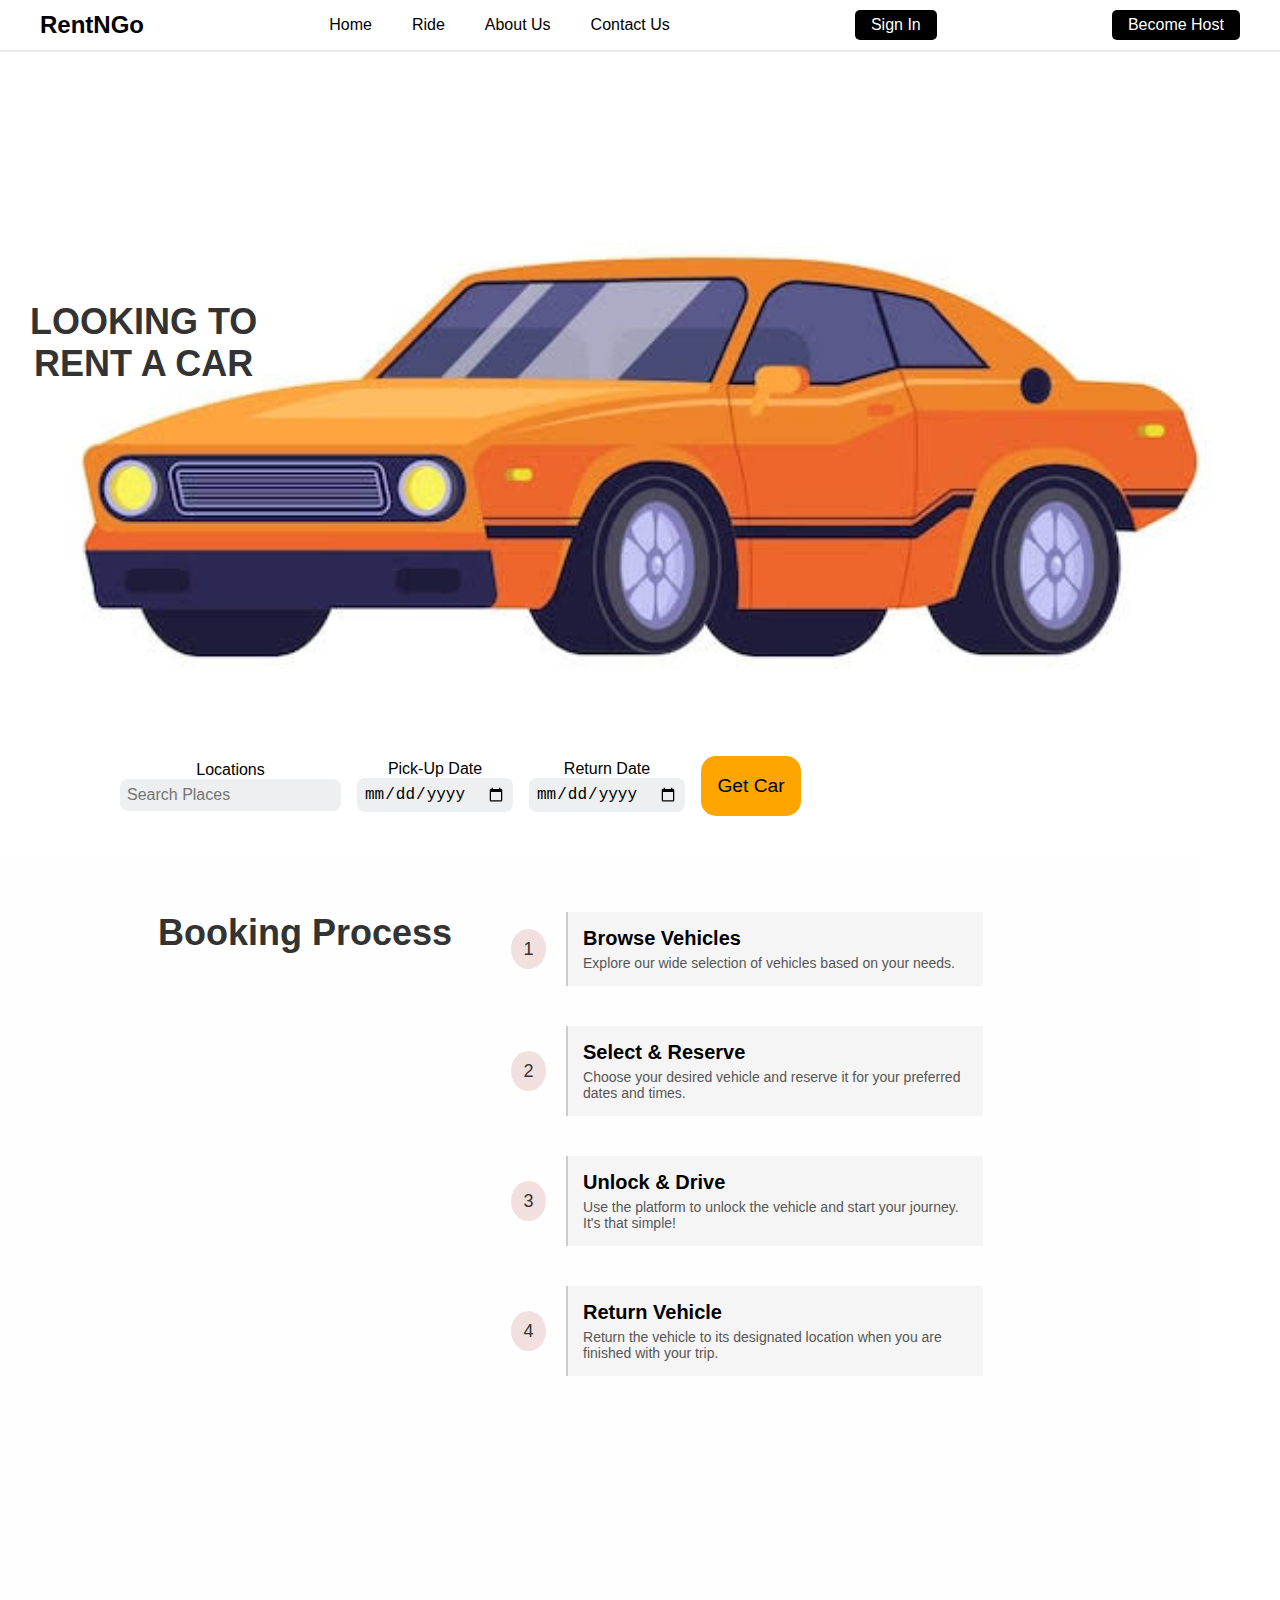
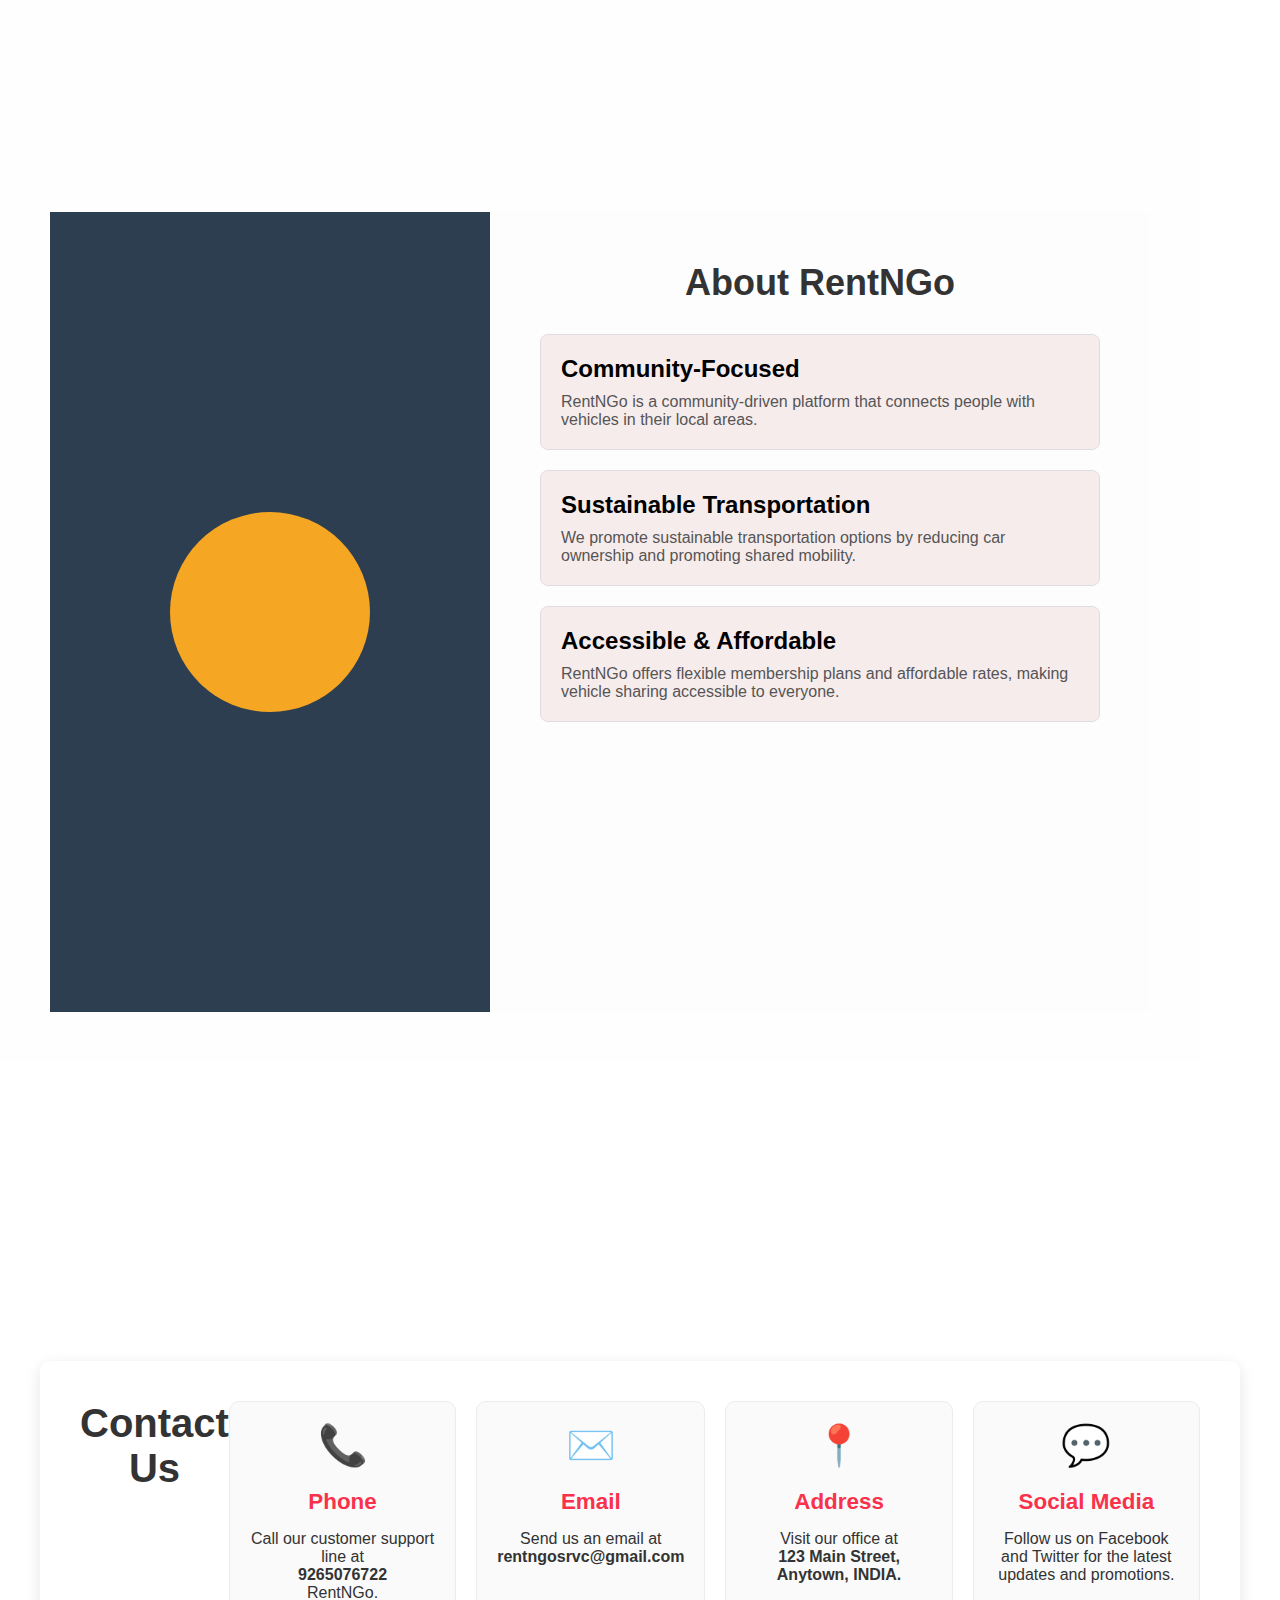
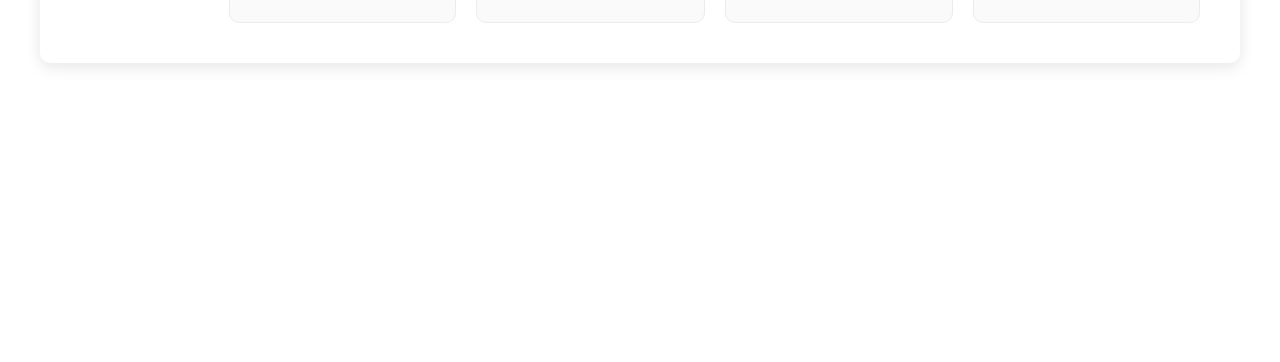
<file: index.html>
<!DOCTYPE html>
<html lang="en">
<head>
  <meta charset="UTF-8">
  <meta name="viewport" content="width=device-width, initial-scale=1.0">
  <link rel="stylesheet" href="style.css">
  <title>RentNGo</title>
</head>
<body>
  <!-- Navbar Section -->
  <nav class="navbar">
    <div class="navbar-container">
      <!-- Website Logo -->
      <a href="#" class="brand-logo">RentNGo</a>
      <!-- Navigation Menu -->
      <ul class="navbar-menu">
        <li><a href="#">Home</a></li>
        <li><a href="#two">Ride</a></li>
        <li><a href="#three">About Us</a></li>
        <li><a href="#four">Contact Us</a></li>
      </ul>
      <!-- Sign In Button -->
      <a href="sign-in.html" class="sign-in-button">Sign In</a>
      <a href="host.html" class="sign-in-button">Become Host</a>

    </div>
  </nav>
  <!-- main -->
   <div class="main">
<!-- page-1 -->
    <section class="one">
        <div id="tt"><h1>LOOKING TO <BR>RENT A CAR</BR></h1></div>

        <div class="form-container">
            <form action="">
                <div class="input-box">
                    <span>Locations</span>
                    <input type="search" name="" id="" placeholder="Search Places" required>
                </div>
                <div class="input-box">
                    <span>Pick-Up Date</span>
                    <input type="date" name="" id="" required>
                </div>
                <div class="input-box">
                    <span>Return Date</span>
                    <input type="date" name="" id="" required>
                </div>
                <div class="selection">
                  <a href="select-car.html" class="select" target="_blank">Get Car</a>
                </div>
            </form>
        </div>
     </section>
    </section>

    <!-- page-2 -->
     <section class="two" id="two">
      <div class="container">
        <h1>Booking Process</h1>
        <div class="timeline">
          <div class="timeline-item">
            <div class="timeline-number">1</div>
            <div class="timeline-content">
              <h3>Browse Vehicles</h3>
              <p>Explore our wide selection of vehicles based on your needs.</p>
            </div>
          </div>
          <div class="timeline-item">
            <div class="timeline-number">2</div>
            <div class="timeline-content">
              <h3>Select & Reserve</h3>
              <p>Choose your desired vehicle and reserve it for your preferred dates and times.</p>
            </div>
          </div>
          <div class="timeline-item">
            <div class="timeline-number">3</div>
            <div class="timeline-content">
              <h3>Unlock & Drive</h3>
              <p>Use the platform to unlock the vehicle and start your journey. It's that simple!</p>
            </div>
          </div>
          <div class="timeline-item">
            <div class="timeline-number">4</div>
            <div class="timeline-content">
              <h3>Return Vehicle</h3>
              <p>Return the vehicle to its designated location when you are finished with your trip.</p>
            </div>
          </div>
        </div>
      </div>
    </section>

    <!-- page-3 -->

    <section class="three" id="three">
      <div class="container">
        <div class="left-section">
          <!-- Add a placeholder image or leave it empty if no image -->
          <div class="placeholder-image"></div>
        </div>
        <div class="right-section">
          <h1>About RentNGo</h1>
          <div class="info-box">
            <h3>Community-Focused</h3>
            <p>RentNGo is a community-driven platform that connects people with vehicles in their local areas.</p>
          </div>
          <div class="info-box">
            <h3>Sustainable Transportation</h3>
            <p>We promote sustainable transportation options by reducing car ownership and promoting shared mobility.</p>
          </div>
          <div class="info-box">
            <h3>Accessible & Affordable</h3>
            <p>RentNGo offers flexible membership plans and affordable rates, making vehicle sharing accessible to everyone.</p>
          </div>
        </div>
      </div>
    </section>

    <!-- page-4 -->

    <section class="four" id="four">

      <section class="contact-section">
        <h1>Contact Us</h1>
        <div class="contact-container">
            <div class="contact-box">
                <div class="icon">📞</div>
                <h2>Phone</h2>
                <p>Call our customer support line at <br> <strong>9265076722</strong><br> RentNGo.</p>
            </div>
            <div class="contact-box">
                <div class="icon">✉️</div>
                <h2>Email</h2>
                <p>Send us an email at <br><strong>rentngosrvc@gmail.com</strong></p>
            </div>
            <div class="contact-box">
                <div class="icon">📍</div>
                <h2>Address</h2>
                <p>Visit our office at <br> <strong>123 Main Street, Anytown, INDIA.</strong></p>
            </div>
            <div class="contact-box">
                <div class="icon">💬</div>
                <h2>Social Media</h2>
                <p>Follow us on Facebook and Twitter for the latest updates and promotions.</p>
            </div>
        </div>
    </section>
    </section>


   </div>

  </div>
</body>
</html>
</file>
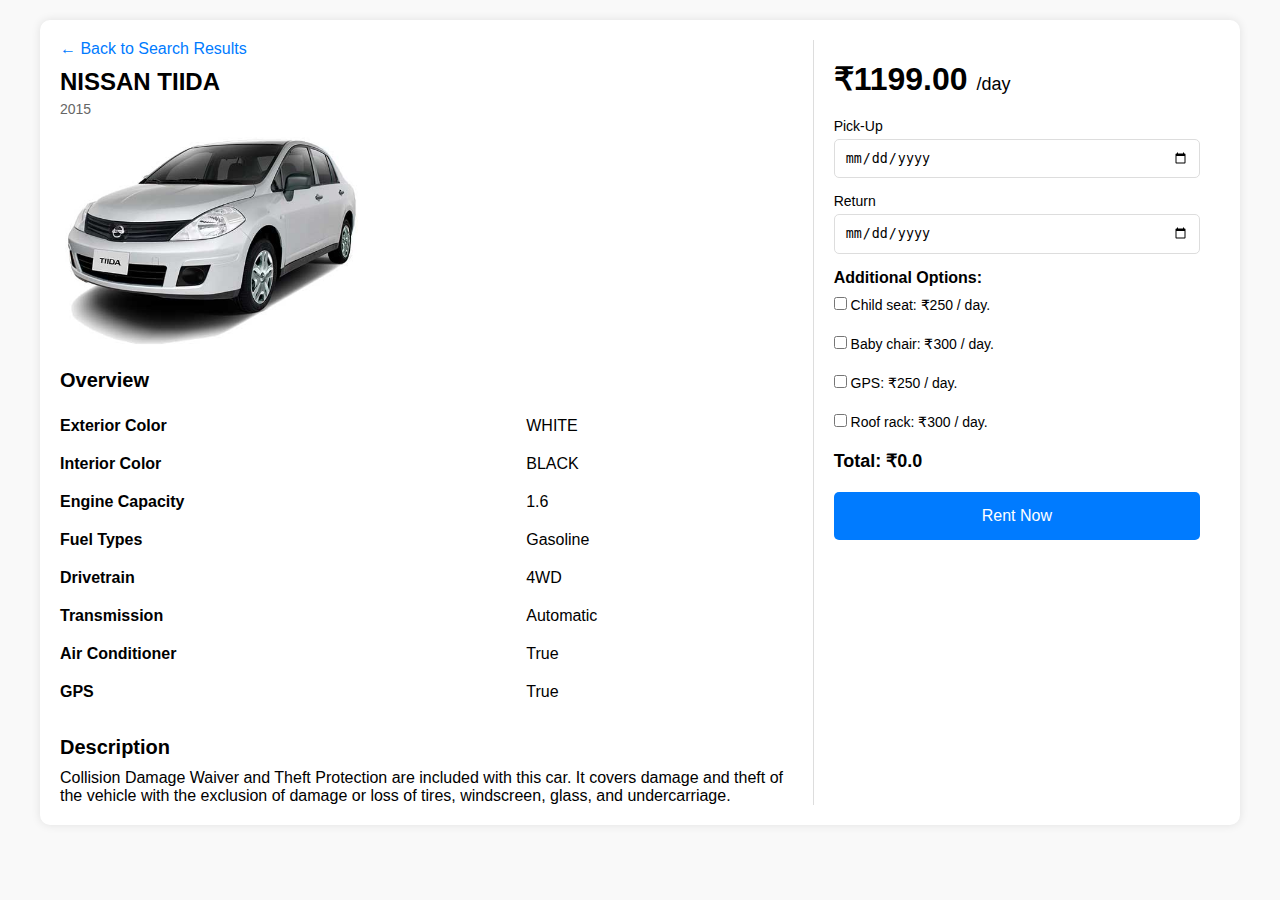
<file: pg1.html>
<!DOCTYPE html>
<html lang="en">
<head>
    <meta charset="UTF-8">
    <meta name="viewport" content="width=device-width, initial-scale=1.0">
    <title>Car Rental</title>
    <link rel="stylesheet" href="style3.css">
</head>
<body>

    <div class="container">
        <div class="car-details">
            <a href="select-car.html" class="back-link">&larr; Back to Search Results</a>
            <h1>NISSAN TIIDA</h1>
            <p class="year">2015</p>

            <div class="car-image">
                <img src="p1.png" alt="Geely Vision GC7">
            </div>

            <div class="overview">
                <h2>Overview</h2>
                <table>
                    <tr>
                        <td><strong>Exterior Color</strong></td>
                        <td>WHITE</td>
                    </tr>
                    <tr>
                        <td><strong>Interior Color</strong></td>
                        <td>BLACK</td>
                    </tr>
                    <tr>
                        <td><strong>Engine Capacity</strong></td>
                        <td>1.6</td>
                    </tr>
                    <tr>
                        <td><strong>Fuel Types</strong></td>
                        <td>Gasoline</td>
                    </tr>
                    <tr>
                        <td><strong>Drivetrain</strong></td>
                        <td>4WD</td>
                    </tr>
                    <tr>
                        <td><strong>Transmission</strong></td>
                        <td>Automatic</td>
                    </tr>
                    <tr>
                        <td><strong>Air Conditioner</strong></td>
                        <td>True</td>
                    </tr>
                    <tr>
                        <td><strong>GPS</strong></td>
                        <td>True</td>
                    </tr>
                </table>
            </div>

            <div class="description">
                <h2>Description</h2>
                <p>Collision Damage Waiver and Theft Protection are included with this car. It covers damage and theft of the vehicle with the exclusion of damage or loss of tires, windscreen, glass, and undercarriage.</p>
            </div>
        </div>

        <div class="rental-options">
            <div class="price">
                <p>₹1199.00 <span>/day</span></p>
            </div>
            <form>
                <div class="form-group">
                    <label for="pick-up">Pick-Up</label>
                    <input type="date" id="pick-up">
                </div>
                <div class="form-group">
                    <label for="return">Return</label>
                    <input type="date" id="return">
                </div>

                <div class="additional-options">
                    <h3>Additional Options:</h3>
                    <label><input type="checkbox"> Child seat: ₹250 / day.</label><br>
                    <label><input type="checkbox"> Baby chair: ₹300 / day.</label><br>
                    <label><input type="checkbox"> GPS: ₹250 / day.</label><br>
                    <label><input type="checkbox"> Roof rack: ₹300 / day.</label>
                </div>

                <div class="total">
                    <p>Total: <span id="total-amount">₹0.0</span></p>
                </div>

                <button type="submit" class="rent-btn">Rent Now</button>
            </form>
        </div>
    </div>

</body>
</html>
</file>
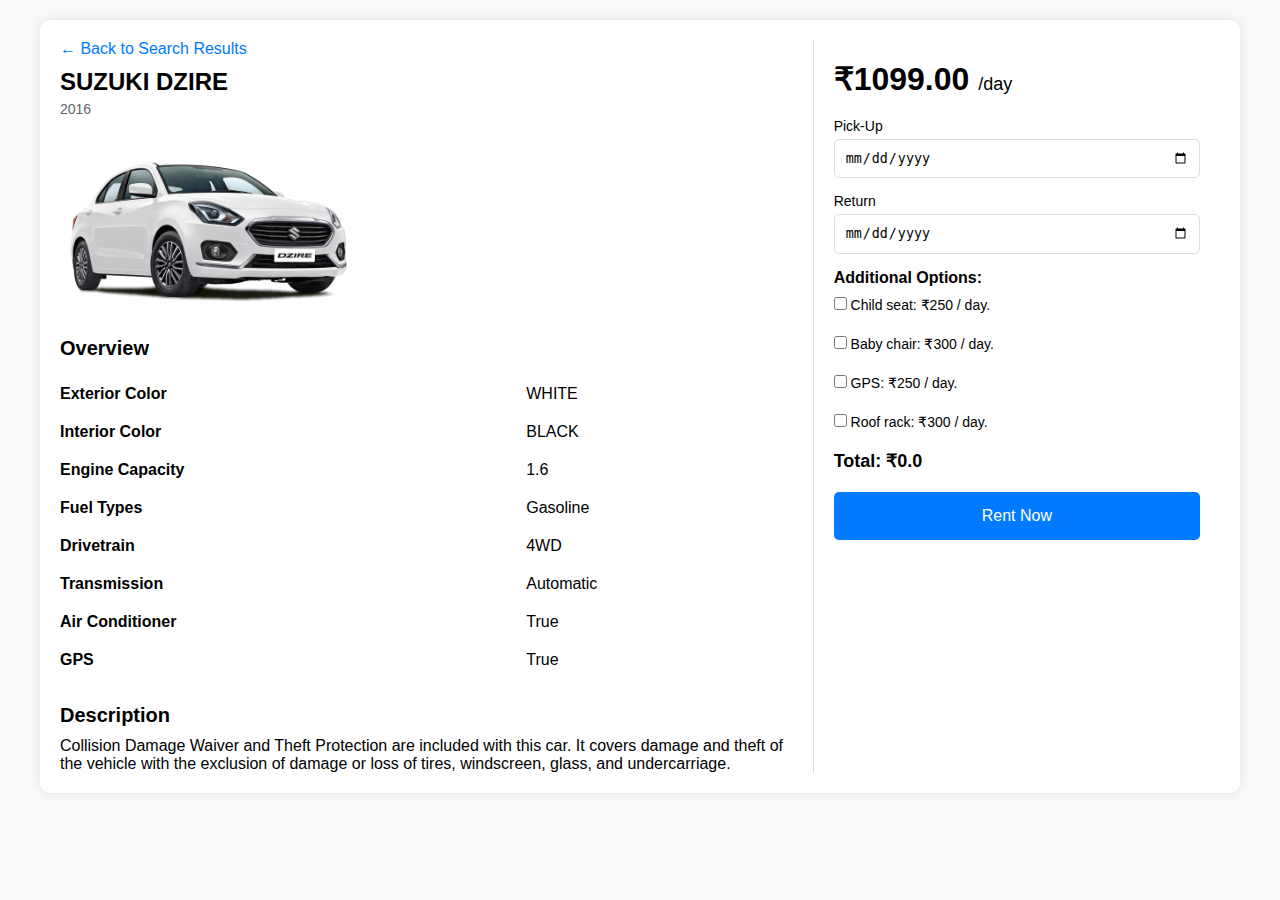
<file: pg2.html>
<!DOCTYPE html>
<html lang="en">
<head>
    <meta charset="UTF-8">
    <meta name="viewport" content="width=device-width, initial-scale=1.0">
    <title>Car Rental</title>
    <link rel="stylesheet" href="style3.css">
</head>
<body>

    <div class="container">
        <div class="car-details">
            <a href="select-car.html" class="back-link">&larr; Back to Search Results</a>
            <h1>SUZUKI DZIRE</h1>
            <p class="year">2016</p>

            <div class="car-image">
                <img src="p2.png" alt="Geely Vision GC7">
            </div>

            <div class="overview">
                <h2>Overview</h2>
                <table>
                    <tr>
                        <td><strong>Exterior Color</strong></td>
                        <td>WHITE</td>
                    </tr>
                    <tr>
                        <td><strong>Interior Color</strong></td>
                        <td>BLACK</td>
                    </tr>
                    <tr>
                        <td><strong>Engine Capacity</strong></td>
                        <td>1.6</td>
                    </tr>
                    <tr>
                        <td><strong>Fuel Types</strong></td>
                        <td>Gasoline</td>
                    </tr>
                    <tr>
                        <td><strong>Drivetrain</strong></td>
                        <td>4WD</td>
                    </tr>
                    <tr>
                        <td><strong>Transmission</strong></td>
                        <td>Automatic</td>
                    </tr>
                    <tr>
                        <td><strong>Air Conditioner</strong></td>
                        <td>True</td>
                    </tr>
                    <tr>
                        <td><strong>GPS</strong></td>
                        <td>True</td>
                    </tr>
                </table>
            </div>

            <div class="description">
                <h2>Description</h2>
                <p>Collision Damage Waiver and Theft Protection are included with this car. It covers damage and theft of the vehicle with the exclusion of damage or loss of tires, windscreen, glass, and undercarriage.</p>
            </div>
        </div>

        <div class="rental-options">
            <div class="price">
                <p>₹1099.00 <span>/day</span></p>
            </div>
            <form>
                <div class="form-group">
                    <label for="pick-up">Pick-Up</label>
                    <input type="date" id="pick-up">
                </div>
                <div class="form-group">
                    <label for="return">Return</label>
                    <input type="date" id="return">
                </div>

                <div class="additional-options">
                    <h3>Additional Options:</h3>
                    <label><input type="checkbox"> Child seat: ₹250 / day.</label><br>
                    <label><input type="checkbox"> Baby chair: ₹300 / day.</label><br>
                    <label><input type="checkbox"> GPS: ₹250 / day.</label><br>
                    <label><input type="checkbox"> Roof rack: ₹300 / day.</label>
                </div>

                <div class="total">
                    <p>Total: <span id="total-amount">₹0.0</span></p>
                </div>

                <button type="submit" class="rent-btn">Rent Now</button>
            </form>
        </div>
    </div>

</body>
</html>
</file>
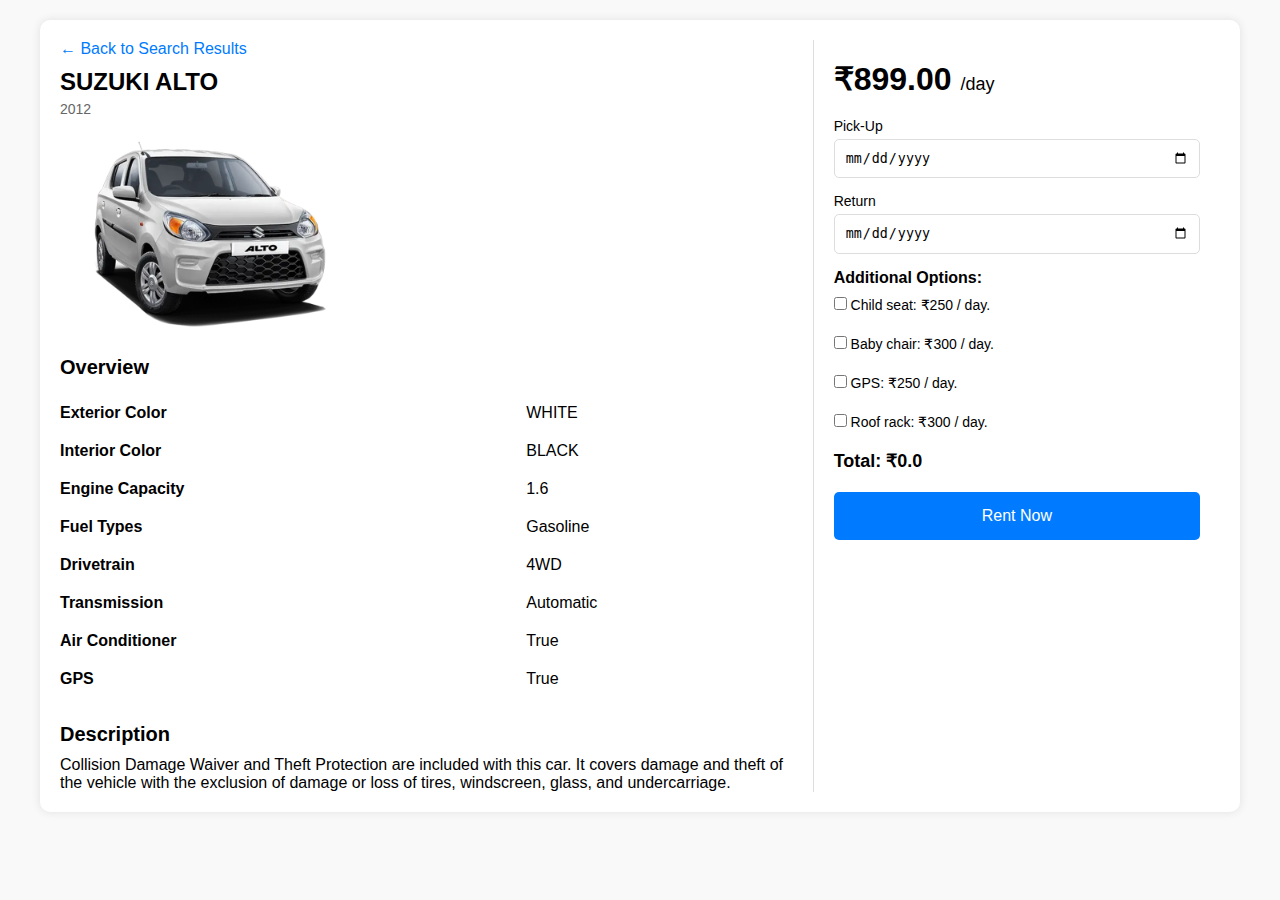
<file: pg3.html>
<!DOCTYPE html>
<html lang="en">
<head>
    <meta charset="UTF-8">
    <meta name="viewport" content="width=device-width, initial-scale=1.0">
    <title>Car Rental</title>
    <link rel="stylesheet" href="style3.css">
</head>
<body>

    <div class="container">
        <div class="car-details">
            <a href="select-car.html" class="back-link">&larr; Back to Search Results</a>
            <h1>SUZUKI ALTO</h1>
            <p class="year">2012</p>

            <div class="car-image">
                <img src="p3.png" alt="Geely Vision GC7">
            </div>

            <div class="overview">
                <h2>Overview</h2>
                <table>
                    <tr>
                        <td><strong>Exterior Color</strong></td>
                        <td>WHITE</td>
                    </tr>
                    <tr>
                        <td><strong>Interior Color</strong></td>
                        <td>BLACK</td>
                    </tr>
                    <tr>
                        <td><strong>Engine Capacity</strong></td>
                        <td>1.6</td>
                    </tr>
                    <tr>
                        <td><strong>Fuel Types</strong></td>
                        <td>Gasoline</td>
                    </tr>
                    <tr>
                        <td><strong>Drivetrain</strong></td>
                        <td>4WD</td>
                    </tr>
                    <tr>
                        <td><strong>Transmission</strong></td>
                        <td>Automatic</td>
                    </tr>
                    <tr>
                        <td><strong>Air Conditioner</strong></td>
                        <td>True</td>
                    </tr>
                    <tr>
                        <td><strong>GPS</strong></td>
                        <td>True</td>
                    </tr>
                </table>
            </div>

            <div class="description">
                <h2>Description</h2>
                <p>Collision Damage Waiver and Theft Protection are included with this car. It covers damage and theft of the vehicle with the exclusion of damage or loss of tires, windscreen, glass, and undercarriage.</p>
            </div>
        </div>

        <div class="rental-options">
            <div class="price">
                <p>₹899.00 <span>/day</span></p>
            </div>
            <form>
                <div class="form-group">
                    <label for="pick-up">Pick-Up</label>
                    <input type="date" id="pick-up">
                </div>
                <div class="form-group">
                    <label for="return">Return</label>
                    <input type="date" id="return">
                </div>

                <div class="additional-options">
                    <h3>Additional Options:</h3>
                    <label><input type="checkbox"> Child seat: ₹250 / day.</label><br>
                    <label><input type="checkbox"> Baby chair: ₹300 / day.</label><br>
                    <label><input type="checkbox"> GPS: ₹250 / day.</label><br>
                    <label><input type="checkbox"> Roof rack: ₹300 / day.</label>
                </div>

                <div class="total">
                    <p>Total: <span id="total-amount">₹0.0</span></p>
                </div>

                <button type="submit" class="rent-btn">Rent Now</button>
            </form>
        </div>
    </div>

</body>
</html>
</file>
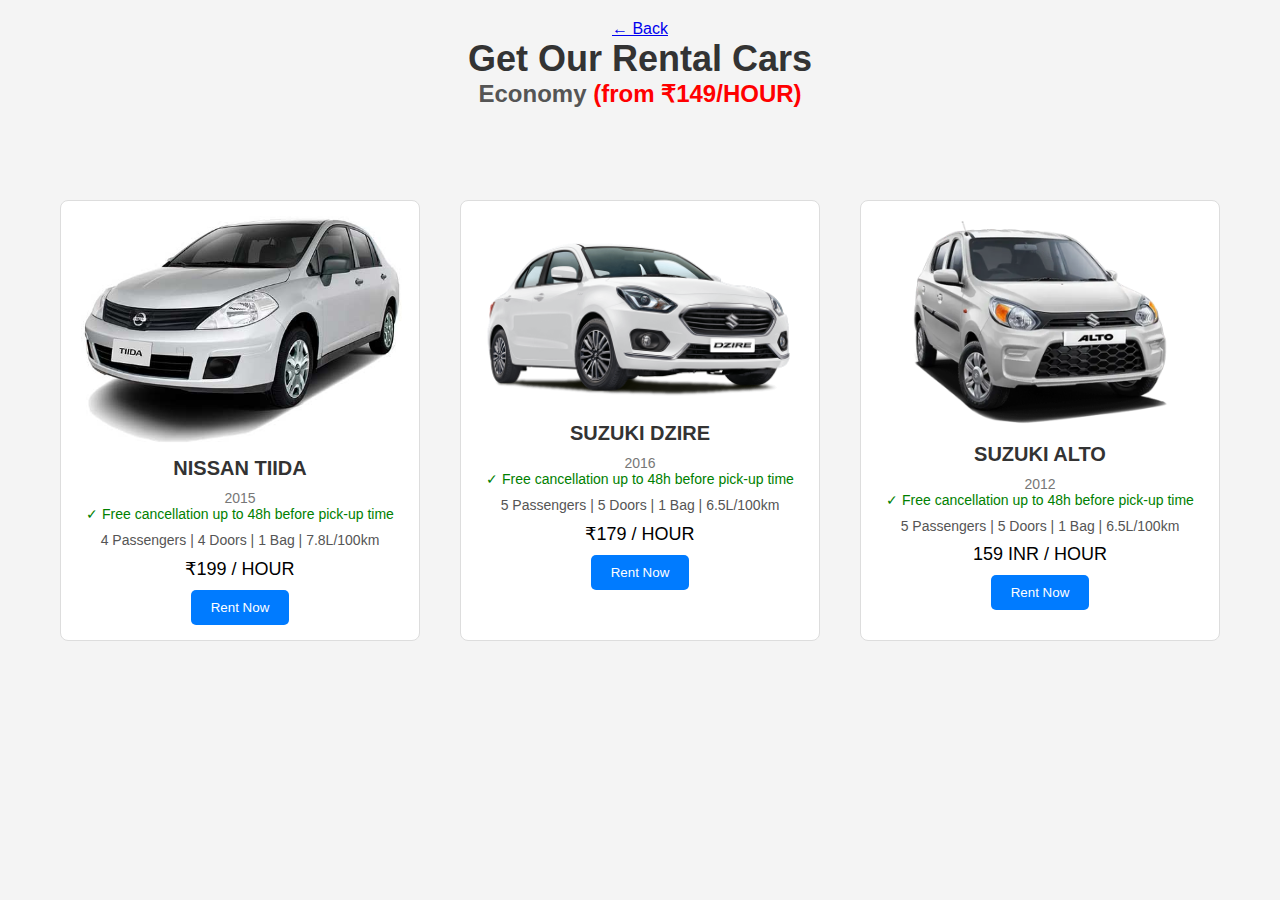
<file: select-car.html>
<!DOCTYPE html>
<html lang="en">
<head>
    <meta charset="UTF-8">
    <meta name="viewport" content="width=device-width, initial-scale=1.0">
    <title>Rental Cars</title>
    <link rel="stylesheet" href="style2.css">
</head>
<body>

<div class="container">
    <a href="1.html" class="back-link">&larr; Back</a>
    <h1>Get Our Rental Cars</h1>
    <h3>Economy <span>(from ₹149/HOUR)</span></h3>

<BR>
<br>
<br>
</BR>

    <div class="cars">

        <div class="car-card">
            <img src="p1.png" alt="Geely Vision GC7">
            <h2>NISSAN TIIDA</h2>
            <p>2015</p>
            <p class="cancellation">✓ Free cancellation up to 48h before pick-up time</p>
            <div class="car-details">
                <span>4 Passengers</span> | 
                <span>4 Doors</span> | 
                <span>1 Bag</span> | 
                <span>7.8L/100km</span>
            </div>
            <p class="price">₹199 / HOUR</p>
            <a href="pg1.html"><button>Rent Now</button></a>
        </div>

        <div class="car-card">
            <img src="p2.png" alt="Honda Accord Hybrid">
            <h2>SUZUKI DZIRE</h2>
            <p>2016</p>
            <p class="cancellation">✓ Free cancellation up to 48h before pick-up time</p>
            <div class="car-details">
                <span>5 Passengers</span> | 
                <span>5 Doors</span> | 
                <span>1 Bag</span> | 
                <span>6.5L/100km</span>
            </div>
            <p class="price">₹179 / HOUR</p>
            <a href="pg2.html"><button>Rent Now</button></a>
        </div>

        <div class="car-card">
            <img src="p3.png" alt="Renault Megane Estate GT">
            <h2>SUZUKI ALTO</h2>
            <p>2012</p>
            <p class="cancellation">✓ Free cancellation up to 48h before pick-up time</p>
            <div class="car-details">
                <span>5 Passengers</span> | 
                <span>5 Doors</span> | 
                <span>1 Bag</span> | 
                <span>6.5L/100km</span>
            </div>
            <p class="price">159 INR / HOUR</p>
            <a href="pg3.html"><button>Rent Now</button></a>
        </div>

    </div>
</div>

</body>
</html>
</file>
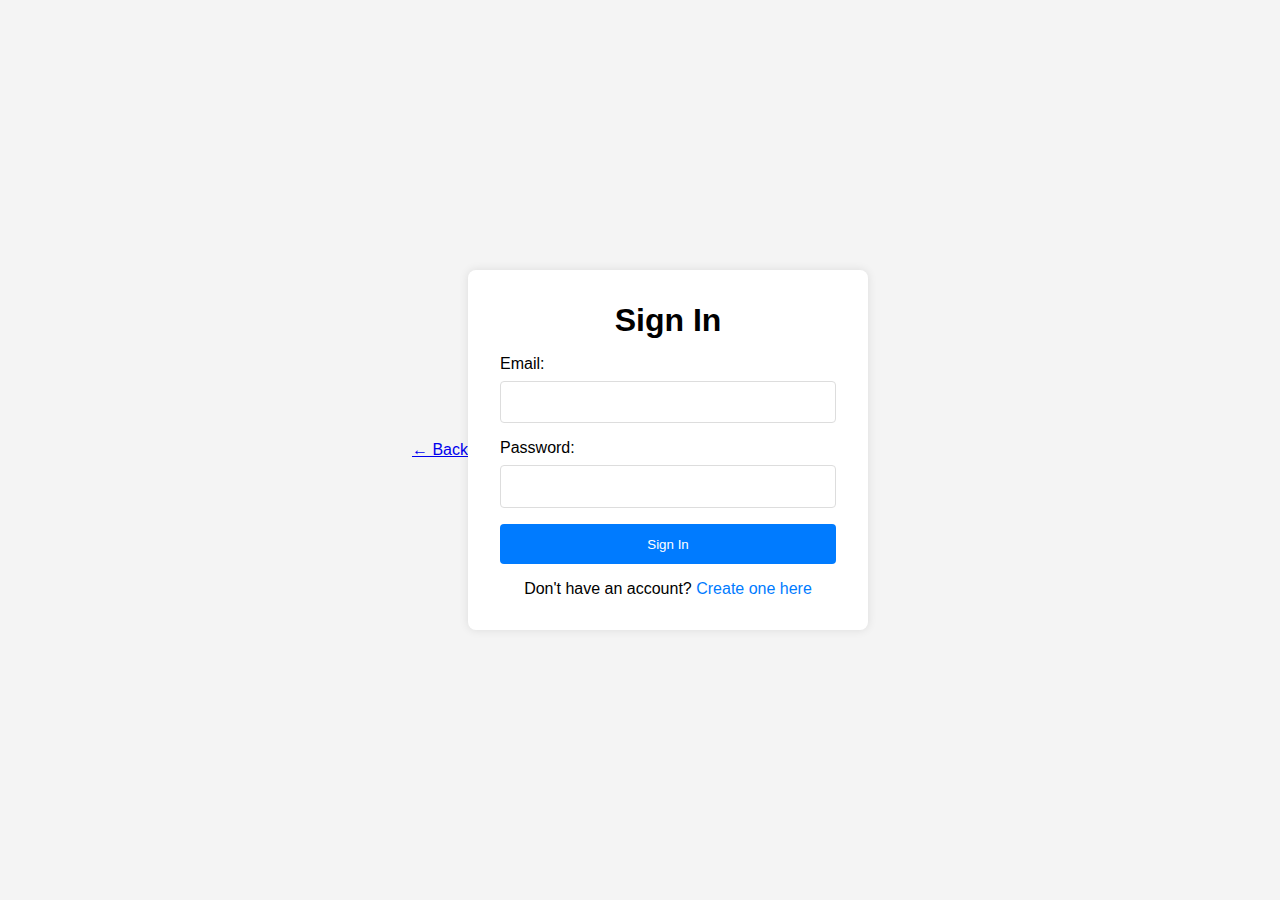
<file: sign-in.html>
<!DOCTYPE html>
<html lang="en">
<head>
    <meta charset="UTF-8">
    <meta name="viewport" content="width=device-width, initial-scale=1.0">
    <title>Sign In</title>
    <link rel="stylesheet" href="sign-in.css">
</head>
<body>
    <div class="container">
        <a href="1.html" class="back-link">&larr; Back</a>
        <div class="form-container">
            <h1>Sign In</h1>
            <form action="/signin" method="post">
                <div class="input-group">
                    <label for="email">Email:</label>
                    <input type="email" id="email" name="email" required>
                </div>
                <div class="input-group">
                    <label for="password">Password:</label>
                    <input type="password" id="password" name="password" required>
                </div>
                <button type="submit">Sign In</button>
            </form>
            <p class="signup-link">Don't have an account? <a href="signup.html">Create one here</a></p>
        </div>
    </div>
</body>
</html>
</file>
<file: style3.css>
* {
    box-sizing: border-box;
    margin: 0;
    padding: 0;
}

body {
    font-family: Arial, sans-serif;
    background-color: #f9f9f9;
    padding: 20px;
}

.container {
    display: flex;
    justify-content: space-between;
    max-width: 1200px;
    margin: 0 auto;
    background-color: #fff;
    padding: 20px;
    border-radius: 10px;
    box-shadow: 0 0 10px rgba(0, 0, 0, 0.1);
}

.car-details {
    flex: 2;
    margin-right: 20px;
}

.rental-options {
    flex: 1;
    padding: 20px;
    border-left: 1px solid #ddd;
}

.back-link {
    color: #007bff;
    text-decoration: none;
    margin-bottom: 10px;
    display: inline-block;
}

h1 {
    font-size: 24px;
    margin-bottom: 5px;
}

.year {
    font-size: 14px;
    color: #666;
    margin-bottom: 20px;
}

.car-image img {
    width: 100%;
    max-width: 300px;
}

.overview {
    margin-top: 20px;
}

.overview table {
    width: 100%;
    border-spacing: 0 10px;
}

.overview table td {
    padding: 5px 0;
}

h2 {
    font-size: 20px;
    margin-bottom: 10px;
}

.description {
    margin-top: 20px;
}

.price {
    font-size: 32px;
    font-weight: bold;
    margin-bottom: 20px;
}

.price span {
    font-size: 18px;
    font-weight: normal;
}

.form-group {
    margin-bottom: 15px;
}

label {
    display: block;
    font-size: 14px;
    margin-bottom: 5px;
}

input[type="date"] {
    width: 100%;
    padding: 10px;
    border: 1px solid #ddd;
    border-radius: 5px;
}

.additional-options h3 {
    font-size: 16px;
    margin-bottom: 10px;
}

.additional-options label {
    font-size: 14px;
}

.total {
    margin-top: 20px;
}

.total p {
    font-size: 18px;
    font-weight: bold;
}

.rent-btn {
    display: block;
    width: 100%;
    padding: 15px;
    background-color: #007bff;
    color: #fff;
    text-align: center;
    border: none;
    border-radius: 5px;
    cursor: pointer;
    font-size: 16px;
    margin-top: 20px;
}

.rent-btn:hover {
    background-color: #0056b3;
}
</file>
<file: style2.css>
* {
    box-sizing: border-box;
    margin: 0;
    padding: 0;
}

body {
    font-family: Arial, sans-serif;
    padding: 20px;
    background-color: #f4f4f4;
}

.container {
    max-width: 1200px;
    margin: 0 auto;
    text-align: center;
}

h1 {
    font-size: 36px;
    color: #333;
}

h3 {
    font-size: 24px;
    color: #555;
    margin-bottom: 20px;
}

h3 span {
    color: red;
}

.cars {
    display: flex;
    justify-content: space-around;
    flex-wrap: wrap;
}

.car-card {
    background-color: #fff;
    border: 1px solid #ddd;
    border-radius: 8px;
    width: 30%;
    margin-bottom: 20px;
    padding: 15px;
    text-align: center;
    transition: transform 0.3s;
}

.car-card img {
    width: 100%;
    height: auto;
    border-radius: 8px;
}

.car-card h2 {
    font-size: 20px;
    color: #333;
    margin: 10px 0;
}

.car-card p {
    font-size: 14px;
    color: #777;
}

.car-card .cancellation {
    color: green;
}

.car-card .car-details {
    margin: 10px 0;
    font-size: 14px;
    color: #555;
}

.car-card .price {
    font-size: 18px;
    color: #000;
    margin: 10px 0;
}

.car-card button {
    background-color: #007bff;
    color: white;
    padding: 10px 20px;
    border: none;
    border-radius: 5px;
    cursor: pointer;
    transition: background-color 0.3s;
}

.car-card button:hover {
    background-color: #0056b3;
}

.car-card:hover {
    transform: scale(1.05);
}

/* Responsive Design */
@media (max-width: 768px) {
    .car-card {
        width: 45%;
    }
}

@media (max-width: 576px) {
    .car-card {
        width: 100%;
    }
}
</file>
<file: style.css>
/* Reset CSS */
* {
    margin: 0;
    padding: 0;
    box-sizing: border-box;
  }
  
  body {
    font-family: Arial, sans-serif;
    background-color: #ffffff; /* White background */
    color: #000000; /* Black text color */
  }
  
  /* Navbar Styles */
  .navbar {
    width: 100%;
    background-color: #ffffff; /* White background */
    border-bottom: 2px solid #eaeaea;
    padding: 10px 20px;
  }
  
  .navbar-container {
    display: flex;
    justify-content: space-between;
    align-items: center;
    max-width: 1200px;
    margin: 0 auto;
  }
  
  /* Brand Logo */
  .brand-logo {
    font-size: 1.5rem;
    font-weight: bold;
    text-decoration: none;
    color: #000000; /* Black text color */
  }
  
  /* Navbar Menu */
  .navbar-menu {
    list-style: none;
    display: flex;
    gap: 20px;
  }
  
  .navbar-menu li {
    display: inline;
  }
  
  /* Navbar Links */
  .navbar-menu a {
    text-decoration: none;
    color: #000000; /* Black text color */
    font-size: 1rem;
    padding: 5px 10px;
    transition: color 0.3s ease;
  }
  
  .navbar-menu a:hover {
    color: #ff6347; /* Change color on hover */
  }
  
  /* Sign In Button */
  .sign-in-button {
    text-decoration: none;
    color: #ffffff; /* White text color */
    background-color: #000000; /* Black background */
    padding: 5px 15px;
    border-radius: 5px;
    font-size: 1rem;
    transition: background-color 0.3s ease, color 0.3s ease;
    border: 1px solid transparent;
  }
  
  .sign-in-button:hover {
    background-color: #ffffff; /* White background */
    color: #000000; /* Black text color */
    border: 1px solid #000000; /* Black border */
  }
 /* sign-in */
 
  /* sections-main */
.main{
    scroll-snap-type: y mandatory;
    overflow-y: scroll;
}

section{
    height: 100vh;
    display: flex;
    scroll-snap-align: start;
}  
/* page-1 */
.one{

        height: 90%;
        width: 100%;
        background-image: url(bgcar.png);
        height: 90vh;
        background-size: cover;
        background-position: center;
        text-align: center;
        display: grid;
        align-items: center;
    }
    #tt{
        font-size: 2.4rem;
        display: flex;
        margin-top: 100px;
        margin-left: 30px;
    }
    
    .form-container form{
        display: flex;
        flex-wrap: wrap;
        align-items: center;
        gap: 1rem;
        position: absolute;
        bottom: 4rem;
        left: 100px;
        background: #fff;
        padding: 20px;
        border-radius: 0.5rem;
    }
    
    .input-box {
        flex: 1 1 7rem;
        display: flex;
        flex-direction: column;
    }
    .input-box span {
        font-weight: 500;
    }
    .input-box input {
        padding: 7px;
        outline: none;
        border: none;
        background: #eeeff1;
        border-radius: 0.5rem;
        font-size: 1rem;
    }
    .form-container form .btn{
        flex: 1 1 7rem;
        padding: 10px 34px;
        border: none;
        border-radius: 0.5rem;
        background: #474fa0;
        color: #fff;
        font-size: 1rem;
        font-weight: 500;
    }
    .form-container form .btn:hover {
        background: black;
    }

    /*get a car button*/

    .selection{
      height: 60px;
      text-align: center;
      display: flex;
      justify-content: center;
      align-items: center;
      border-radius: 15px;
      font-size: 1.2rem;
      width: 100px;
      background-color: orange;
    }
    .select{
      text-decoration: none;
      color: black;

    }
    /* button */
.get-car-btn{
  background-color: orange;
  text-decoration: none;
  color: white;
  border: none;
  padding: 15px 30px;
  font-size: 16px;
  border-radius: 8px;
  cursor: pointer;
  transition: background-color 0.3s ease;
}
.get-car-btn:hover{
  background-color: white;
  color: orange;
}
.get-car-btn:hover{
  background-color: black;
}
.get-car-btn:focus{
  outline: none;
  box-shadow: 0 0 5px rgba(52, 152, 219, 0.5);
}



/* page-2 */

.container {
  width: 100%;
  padding: 50px;
  background-color: #fefefe;
}

h1 {
  text-align: center;
  margin-bottom: 40px;
  font-size: 36px;
}

.timeline {
  display: flex;
  flex-direction: column;
  align-items: center;
}

.timeline-item {
  display: flex;
  align-items: center;
  margin-bottom: 40px;
  width: 80%;
}

.timeline-number {
  background-color: #f2dfdf;
  color: #333;
  border-radius: 50%;
  width: 40px;
  height: 40px;
  display: flex;
  justify-content: center;
  align-items: center;
  font-size: 18px;
  margin-right: 20px;
}

.timeline-content {
  background-color: #f5f5f5;
  border-left: 2px solid #ccc;
  padding: 15px;
  width: 100%;
}

.timeline-content h3 {
  font-size: 20px;
  margin-bottom: 5px;
}

.timeline-content p {
  font-size: 14px;
  color: #555;
}

@media (max-width: 768px) {
  .timeline-item {
    flex-direction: column;
    align-items: flex-start;
  }

  .timeline-number {
    margin-bottom: 10px;
  }

  .timeline-content {
    padding-left: 20px;
  }
}

/* page-3 */
.container {
  display: flex;
  width: 100%;
  max-width: 1200px;
  height: 100vh;
}

.left-section {
  background-color: #2c3e50; /* Dark background */
  width: 40%; /* Image takes 40% of the screen */
  display: flex;
  justify-content: center;
  align-items: center;
}

.placeholder-image {
  background-color: #f5a623;
  border-radius: 50%;
  width: 200px;
  height: 200px;
}

.right-section {
  background-color: #fdfdfd;
  padding: 50px;
  width: 60%;
}

h1 {
  font-size: 36px;
  margin-bottom: 30px;
  color: #333;
}

.info-box {
  background-color: #f7ecec;
  padding: 20px;
  margin-bottom: 20px;
  border-radius: 8px;
  border: 1px solid #ddd;
}

.info-box h3 {
  font-size: 24px;
  margin-bottom: 10px;
}

.info-box p {
  font-size: 16px;
  color: #555;
}

@media (max-width: 768px) {
  .container {
    flex-direction: column;
    height: auto;
  }

  .left-section, .right-section {
    width: 100%;
    height: auto;
  }

  .left-section {
    padding: 20px;
  }

  .right-section {
    padding: 30px;
  }
}

/* page-4 */

.contact-section {
  height: auto;
  text-align: center;
  max-width: 1200px;
  width: 100%;
  margin: auto;
  padding: 40px;
  background-color: white;
  border-radius: 10px;
  box-shadow: 0 4px 15px rgba(0, 0, 0, 0.1);
}

.contact-section h1 {
  font-size: 2.5rem;
  color: #333;
  margin-bottom: 30px;
}

.contact-container {
  display: flex;
  justify-content: space-between;
  flex-wrap: wrap;
  gap: 20px;
}

.contact-box {
  flex: 1 1 22%;
  background-color: #fafafa;
  border-radius: 10px;
  padding: 20px;
  transition: transform 0.3s ease, box-shadow 0.3s ease;
  cursor: pointer;
  border: 1px solid #ececec;
}

.contact-box:hover {
  transform: translateY(-10px);
  box-shadow: 0 6px 20px rgba(0, 0, 0, 0.1);
}

.contact-box h2 {
  font-size: 1.4rem;
  margin-bottom: 15px;
  color: #fa314a;
}

.contact-box p {
  font-size: 1rem;
  color: #333;
}

.contact-box .icon {
  font-size: 2.5rem;
  margin-bottom: 20px;
  color: #fa314a;
}

@media screen and (max-width: 1024px) {
  .contact-box {
      flex: 1 1 45%;
  }
}

@media screen and (max-width: 768px) {
  .contact-box {
      flex: 1 1 100%;
  }

  .contact-section h1 {
      font-size: 2rem;
  }
}

/* select cars */

.container{
  display: flex;
  justify-content: center;
  align-content: center;
}

.card{
  background: orange;
  width: 100%;
  height: 400px;
  margin: 10px;
  align-items: center;
}

.card-image{

  height: 150px;
  margin-bottom: 15px;
  background-size: cover;
  border-radius: 15px 15px 0 0;
}

#car1 {
  background-image: url(p1.png);
}
#car2{
  background-image: url(p2.png);
  background-color: white;
}
#car3{
  background-image: url(p3.png);
  background-color: white;
}
.card h2{
  padding: 10px;
}
.card p{
  padding: 10px;
}
.card a{
  background-color: rgb(0, 0, 0);
  color: white;
  padding: 15px 20px;
  display: block;
  text-align: center;
  margin: 20px 50px;

}
@media screen {

  
}
</file>
<file: sign-in.css>
/* Basic reset */
* {
  margin: 0;
  padding: 0;
  box-sizing: border-box;
}

body {
  font-family: Arial, sans-serif;
  background-color: #f4f4f4;
  display: flex;
  justify-content: center;
  align-items: center;
  height: 100vh;
}

.container {
  display: flex;
  justify-content: center;
  align-items: center;
  width: 100%;
  height: 100%;
}

.form-container {
  background: white;
  padding: 2rem;
  border-radius: 8px;
  box-shadow: 0 0 10px rgba(0, 0, 0, 0.1);
  width: 100%;
  max-width: 400px;
}

h1 {
  margin-bottom: 1rem;
  text-align: center;
}

.input-group {
  margin-bottom: 1rem;
}

.input-group label {
  display: block;
  margin-bottom: 0.5rem;
}

.input-group input {
  width: 100%;
  padding: 0.8rem;
  border: 1px solid #ddd;
  border-radius: 4px;
}

button {
  width: 100%;
  padding: 0.8rem;
  border: none;
  background-color: #007bff;
  color: white;
  border-radius: 4px;
  cursor: pointer;
}

button:hover {
  background-color: #0056b3;
}

.signup-link {
  text-align: center;
  margin-top: 1rem;
}

.signup-link a {
  color: #007bff;
  text-decoration: none;
}

.signup-link a:hover {
  text-decoration: underline;
}
</file>
